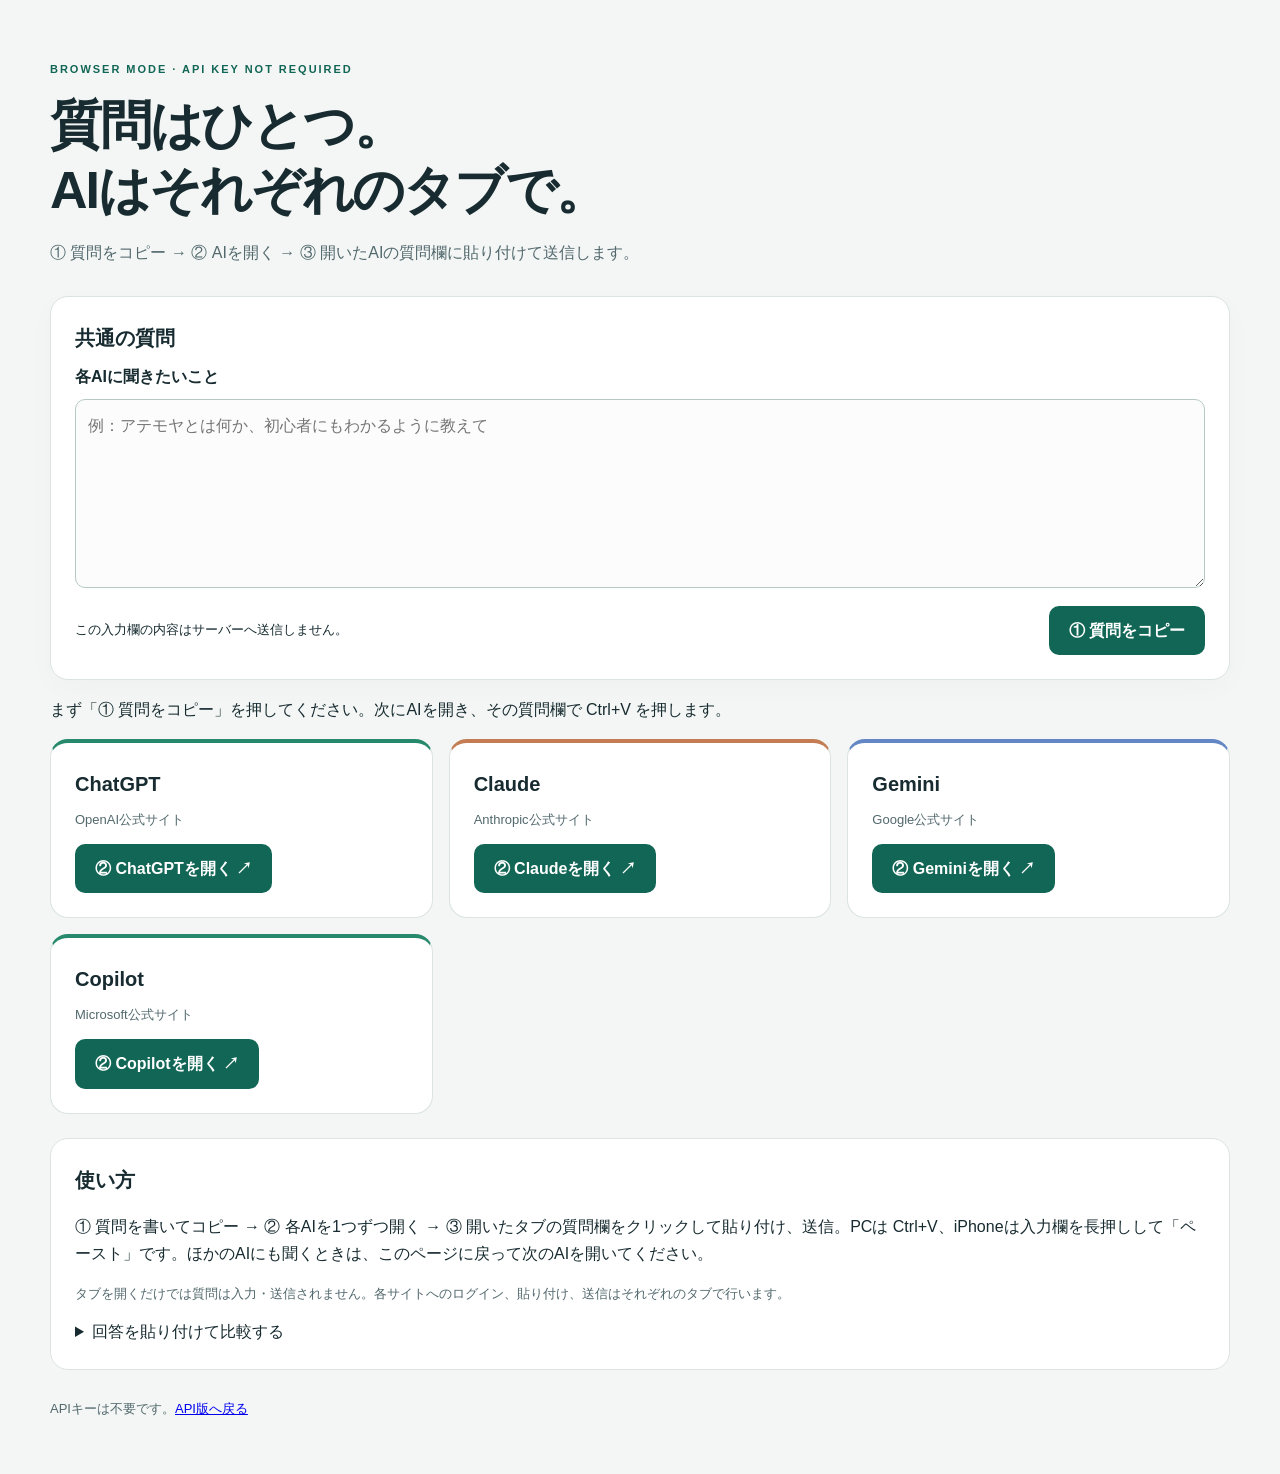
<file: static/browser.html>
<!doctype html>
<html lang="ja">
<head>
  <meta charset="utf-8">
  <meta name="viewport" content="width=device-width, initial-scale=1">
  <title>AIタブ比較</title>
  <link rel="stylesheet" href="style.css">
  <script defer src="browser.js"></script>
</head>
<body>
<main>
  <header>
    <span class="eyebrow">BROWSER MODE · API KEY NOT REQUIRED</span>
    <h1>質問はひとつ。<br>AIはそれぞれのタブで。</h1>
    <p>① 質問をコピー → ② AIを開く → ③ 開いたAIの質問欄に貼り付けて送信します。</p>
  </header>
  <section class="composer" aria-labelledby="question-title">
    <h2 id="question-title">共通の質問</h2>
    <label for="browser-prompt">各AIに聞きたいこと</label>
    <textarea id="browser-prompt" rows="6" maxlength="8000" placeholder="例：アテモヤとは何か、初心者にもわかるように教えて"></textarea>
    <div class="actions"><span>この入力欄の内容はサーバーへ送信しません。</span><div><button id="copy-prompt" type="button">① 質問をコピー</button></div></div>
  </section>
  <p id="browser-status" role="status" aria-live="polite">まず「① 質問をコピー」を押してください。次にAIを開き、その質問欄で Ctrl+V を押します。</p>
  <div class="cards" aria-label="AIサイト">
    <article class="card chatgpt"><h2>ChatGPT</h2><p class="model">OpenAI公式サイト</p><button class="open-ai" type="button" data-url="https://chatgpt.com/" data-name="ChatGPT">② ChatGPTを開く ↗</button></article>
    <article class="card claude"><h2>Claude</h2><p class="model">Anthropic公式サイト</p><button class="open-ai" type="button" data-url="https://claude.ai/new" data-name="Claude">② Claudeを開く ↗</button></article>
    <article class="card gemini"><h2>Gemini</h2><p class="model">Google公式サイト</p><button class="open-ai" type="button" data-url="https://gemini.google.com/app" data-name="Gemini">② Geminiを開く ↗</button></article>
    <article class="card"><h2>Copilot</h2><p class="model">Microsoft公式サイト</p><button class="open-ai" type="button" data-url="https://copilot.microsoft.com/" data-name="Copilot">② Copilotを開く ↗</button></article>
  </div>
  <section class="comparison" aria-labelledby="how-title">
    <h2 id="how-title">使い方</h2>
    <p>① 質問を書いてコピー → ② 各AIを1つずつ開く → ③ 開いたタブの質問欄をクリックして貼り付け、送信。PCは Ctrl+V、iPhoneは入力欄を長押しして「ペースト」です。ほかのAIにも聞くときは、このページに戻って次のAIを開いてください。</p>
    <p class="note">タブを開くだけでは質問は入力・送信されません。各サイトへのログイン、貼り付け、送信はそれぞれのタブで行います。</p>
    <details>
      <summary>回答を貼り付けて比較する</summary>
      <p class="note">2件以上の回答を貼り付けると、ChatGPTのWeb版に比較を頼む文章をコピーできます。</p>
      <label for="answer-chatgpt">ChatGPTの回答</label><textarea id="answer-chatgpt" rows="4" maxlength="24000"></textarea>
      <label for="answer-claude">Claudeの回答</label><textarea id="answer-claude" rows="4" maxlength="24000"></textarea>
      <label for="answer-gemini">Geminiの回答</label><textarea id="answer-gemini" rows="4" maxlength="24000"></textarea>
      <label for="answer-copilot">Copilotの回答</label><textarea id="answer-copilot" rows="4" maxlength="24000"></textarea>
      <button id="compare-web" type="button">比較文をコピー</button>
    </details>
  </section>
  <footer>APIキーは不要です。<a href="/">API版へ戻る</a></footer>
</main>
</body>
</html>
</file>
<file: static/style.css>
:root{color-scheme:light;--ink:#172b30;--muted:#52686d;--line:#dbe4e3;--green:#126655;--paper:#fff;--bg:#f3f6f4}
*{box-sizing:border-box}body{margin:0;background:var(--bg);color:var(--ink);font-family:-apple-system,BlinkMacSystemFont,"Segoe UI","Meiryo",sans-serif;font-size:16px;line-height:1.7}main{width:min(1180px,100% - 48px);margin:54px auto}header{margin-bottom:30px}.eyebrow{font-size:11px;letter-spacing:.18em;color:var(--green);font-weight:800}h1{font-size:clamp(32px,5vw,52px);line-height:1.25;letter-spacing:-.04em;margin:12px 0 16px}header p,footer,.note{color:var(--muted)}h2{font-size:20px;margin:0 0 8px}.composer,.card,.comparison{background:var(--paper);border:1px solid var(--line);border-radius:18px;padding:24px}.composer{box-shadow:0 8px 30px #172b3006}label{display:block;font-weight:700;margin:0 0 8px}input,textarea{display:block;width:100%;font:inherit;border:1px solid #b8c9c5;border-radius:10px;padding:12px;color:var(--ink);background:#fbfcfb}input{max-width:420px;margin-bottom:20px}textarea{resize:vertical;min-height:140px}button{font:inherit;font-weight:700;cursor:pointer;min-height:46px;padding:10px 19px;border:1px solid transparent;border-radius:10px;background:var(--green);color:white}button:disabled{opacity:.5;cursor:not-allowed}button:hover:not(:disabled){filter:brightness(.92)}:focus-visible{outline:3px solid #bc761b;outline-offset:3px}.actions,.comparison-heading{display:flex;align-items:center;justify-content:space-between;gap:16px}.actions{margin-top:18px}.actions span,.note,.model,footer{font-size:13px}#status{min-height:28px;color:var(--muted)}.tabs{display:flex;gap:8px;flex-wrap:wrap;margin-bottom:16px}.tabs button{background:transparent;color:var(--muted);border-color:var(--line)}.tabs button[aria-selected=true]{background:var(--ink);color:white}.cards{display:grid;grid-template-columns:repeat(3,minmax(0,1fr));gap:16px}.card{border-top:4px solid #26896b;min-width:0}.claude{border-top-color:#c47c52}.gemini{border-top-color:#6386c4}.model{color:var(--muted);margin-top:0}.answer{white-space:pre-wrap;overflow-wrap:anywhere;font-size:15px;line-height:1.85}.comparison{margin-top:24px}.comparison .answer{border-top:1px solid var(--line);padding-top:18px;margin-top:18px}footer{margin-top:28px}.banner{padding:12px 16px;border-radius:10px;background:#fff0cf}.error{color:#a82d27}[hidden]{display:none!important}
@media(max-width:760px){main{width:calc(100% - 28px);margin:28px auto}.cards{grid-template-columns:1fr}.composer,.card,.comparison{padding:18px}.actions,.comparison-heading{align-items:stretch;flex-direction:column}.actions button,.comparison-heading button{width:100%}.tabs button{font-size:14px}input,textarea{font-size:16px}header p{font-size:14px}}
</file>
